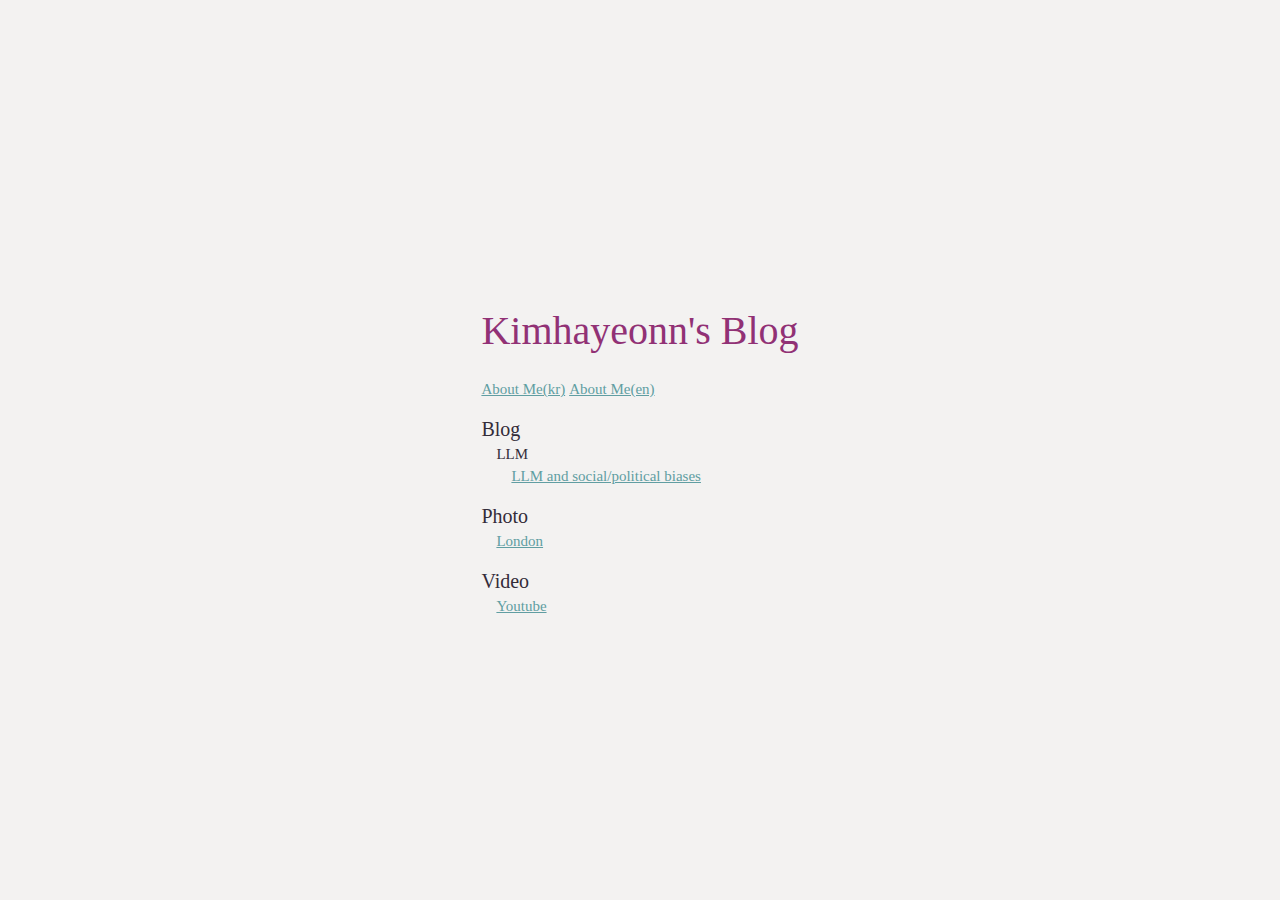
<file: index.html>
<!DOCTYPE html>
<html lang="en">
<head>
    <meta charset="UTF-8">
    <meta name="viewport" content="width=device-width, initial-scale=1.0">
    <link rel="stylesheet" href="style-index.css">
</head>
<body>
    <div class="main_container">
        <h1>Kimhayeonn's Blog</h1>
        <h7><a href="https://ordinary-tenor-7bd.notion.site/33cae6518741475fad34d686afff41e4?pvs=4" target="_blank" class="custom-link">About Me(kr)</a></h7>
        <h7><a href="resume/spring_2024.pdf" target="_blank" class="custom-link">About Me(en)</a></h7>  
        <h3>Blog</h3>
        <ul class="menu">
            <h5>LLM</h5>
            <li><h6><a href="blog/LLM_1.html" target="_blank" class="custom-link">LLM and social/political biases</a></h6></li>
            <!-- <li><a href="blog/LLM_1.html" target="_blank">LLM and social/political biases</a></li>
            <li><a href="blog/LLM_1.html" target="_blank">LLM and social/political biases</a></li> -->
        </ul>
        <h3>Photo</h3>
        <ul class="menu">
            <li><h5><a href="photo/london.html" target="_blank" class="custom-link">London</a></h5></li>
            <!-- <li><a href="blog/other_2.html" target="_blank">Other post 2</a></li>
            <li><a href="blog/other_3.html" target="_blank">Other post 3</a></li> -->
        </ul>
        <h3>Video</h3>
        <ul class="menu">
            <li><h5><a href="https://www.youtube.com/@hayeonkim4999/videos" target="_blank" class="custom-link">Youtube</a></h5></li>
        </ul>
    </div>
    <script>
        document.addEventListener("DOMContentLoaded", function() {
            var headings = document.querySelectorAll('.main_container h3');
    
            headings.forEach(function(heading) {
                heading.addEventListener('click', function() {
                    var list = this.nextElementSibling;
                    list.classList.toggle('collapsed');
                });
            });
        });
    </script> 
</body>
</html>
</file>
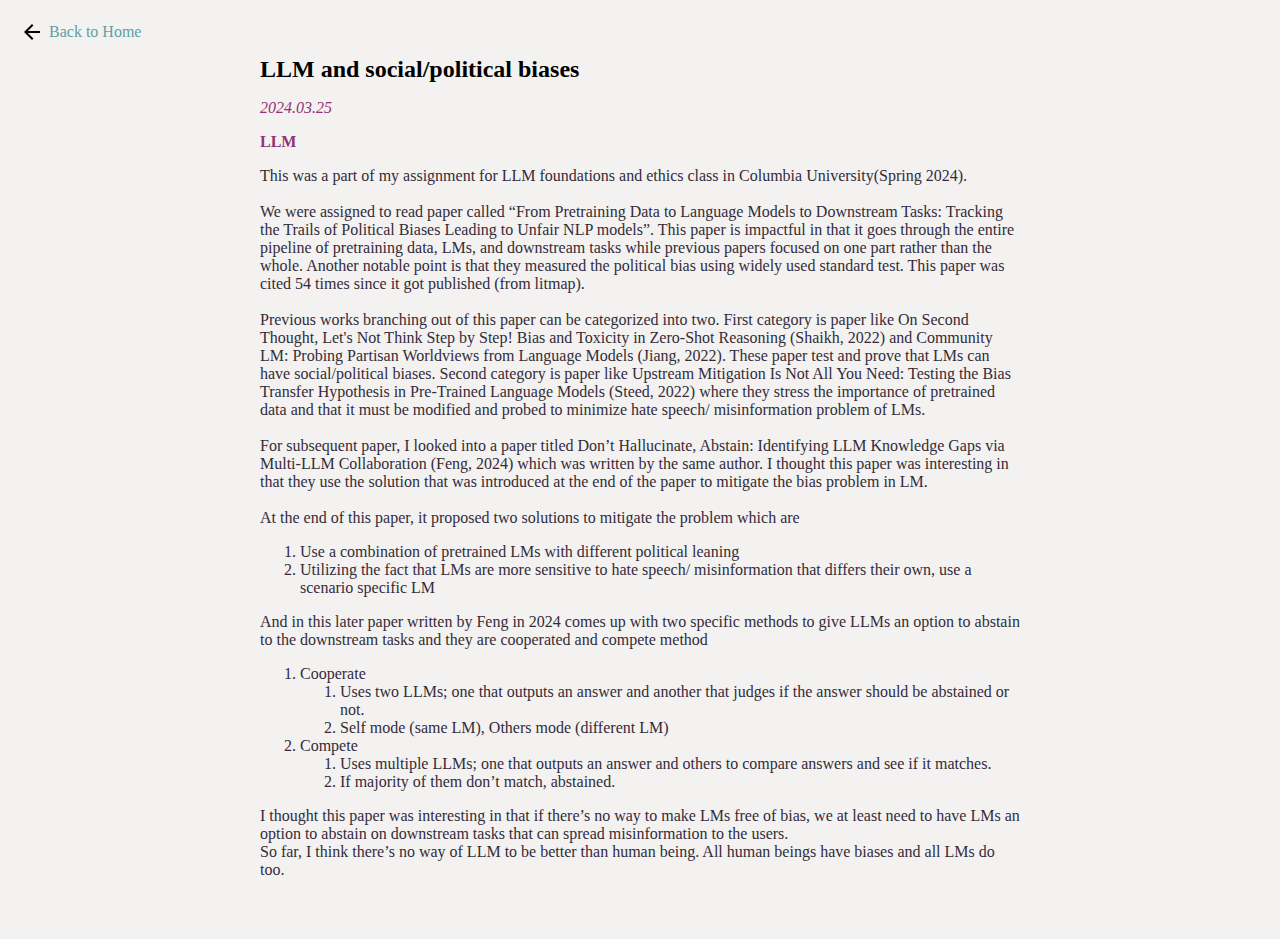
<file: blog/LLM_1.html>
<html lang="en">
<head>
    <meta charset="UTF-8">
    <meta name="viewport" content="width=device-width, initial-scale=1.0">
    <title>LLM Blog Post</title>
    <link rel="stylesheet" href="../style.css"> <!-- Link to external stylesheet -->
</head>
<body>
    <div class="container">
        <a class="back-button" href="../index.html">
            <svg class="back-icon" xmlns="http://www.w3.org/2000/svg" width="24" height="24" viewBox="0 0 24 24"><path d="M0 0h24v24H0z" fill="none"/><path d="M20 11H7.83l5.59-5.59L12 4l-8 8 8 8 1.41-1.41L7.83 13H20v-2z"/></svg>
            Back to Home
        </a>
    <div class="container">
        <h1 class="post-title">LLM and social/political biases</h1>
        <p class="post-date">2024.03.25</p>
        <p class="post-topic">LLM</p>
        <div class="post-content">
            <p>
				This was a part of my assignment for LLM foundations and ethics class in Columbia University(Spring 2024). <br><br>
	
				We were assigned to read paper called <em>“From Pretraining Data to Language Models to Downstream Tasks: Tracking the Trails of Political Biases Leading to Unfair NLP models”</em>. This paper is impactful in that it goes through the entire pipeline of pretraining data, LMs, and downstream tasks while previous papers focused on one part rather than the whole. Another notable point is that they measured the political bias using widely used standard test. 
				This paper was cited 54 times since it got published (from litmap). <br><br>
				Previous works branching out of this paper can be categorized into two. First category is paper like <em>On Second Thought, Let's Not Think Step by Step! Bias and Toxicity in Zero-Shot Reasoning (Shaikh, 2022)</em> and <em>Community LM: Probing Partisan Worldviews from Language Models (Jiang, 2022)</em>. These paper test and prove that LMs can have social/political biases. Second category is paper like <em>Upstream Mitigation Is Not All You Need: Testing the Bias Transfer Hypothesis in Pre-Trained Language Models (Steed, 2022)</em> where they stress the importance of pretrained data and that it must be modified and probed to minimize hate speech/ misinformation problem of LMs. 
				<br><br>For subsequent paper, I looked into a paper titled <em>Don’t Hallucinate, Abstain: Identifying LLM Knowledge Gaps via Multi-LLM Collaboration (Feng, 2024)</em> which was written by the same author. I thought this paper was interesting in that they use the solution that was introduced at the end of the paper to mitigate the bias problem in LM. <br>
				<br>At the end of this paper, it proposed two solutions to mitigate the problem which are <br>
				<ol>
					<li> Use a combination of pretrained LMs with different political leaning </li>
					<li> Utilizing the fact that LMs are more sensitive to hate speech/ misinformation that differs their own, use a scenario specific LM </li>
				</ol>
				And in this later paper written by Feng in 2024 comes up with two specific methods to give LLMs an option to abstain to the downstream tasks and they are cooperated and compete method
				<ol>
					<li>Cooperate</li>
					<ol>
						<li> Uses two LLMs; one that outputs an answer and another that judges if the answer should be abstained or not. </li>
						<li> Self mode (same LM), Others mode (different LM) </li>
					</ol>
					<li>Compete</li>
					<ol>
						<li> Uses multiple LLMs; one that outputs an answer and others to compare answers and see if it matches. </li>
						<li> If majority of them don’t match, abstained.</li>
					</ol>
				</ol>
				I thought this paper was interesting in that if there’s no way to make LMs free of bias, we at least need to have LMs an option to abstain on downstream tasks that can spread misinformation to the users. <br>
			
				So far, I think there’s no way of LLM to be better than human being. All human beings have biases and all LMs do too.
			
			</p>
        </div>
        <!-- <img class="post-image" src="image-placeholder.jpg" alt="Image Placeholder"> -->
    </div>
</body>
</html>
</file>
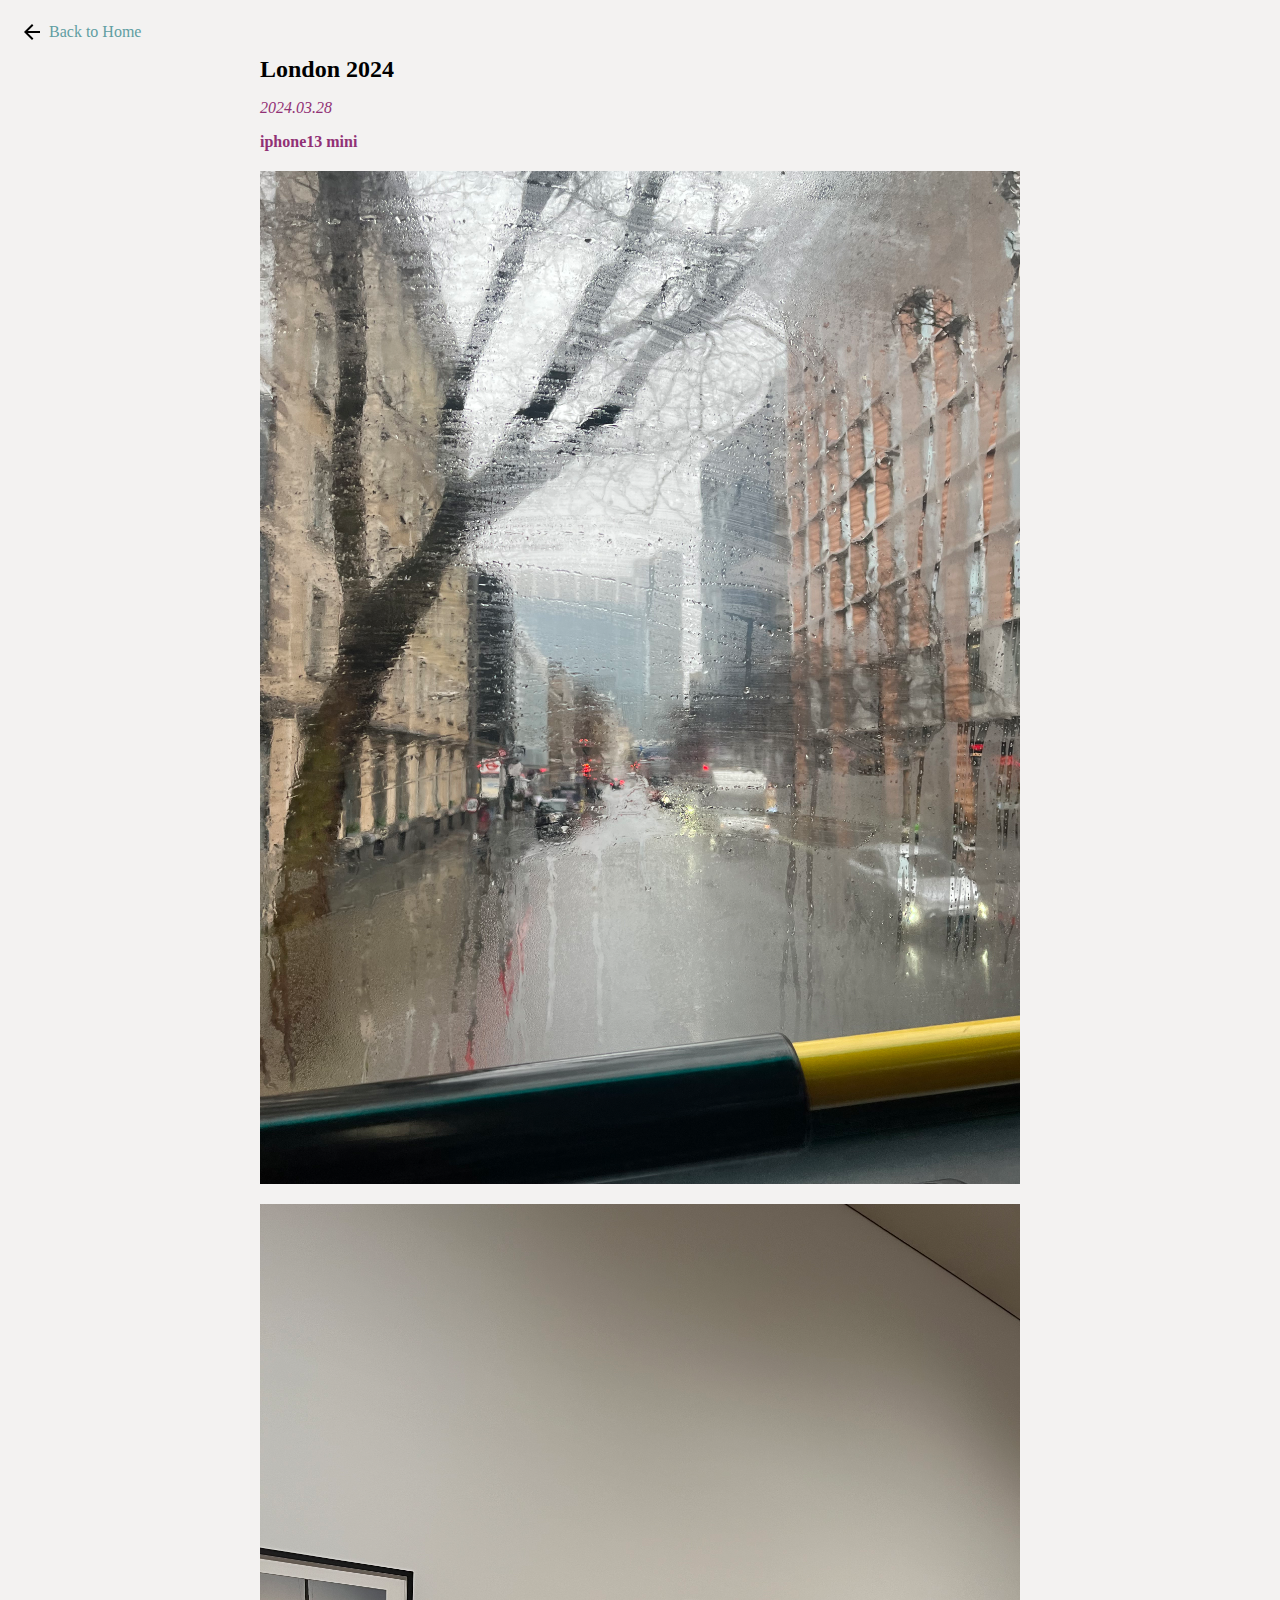
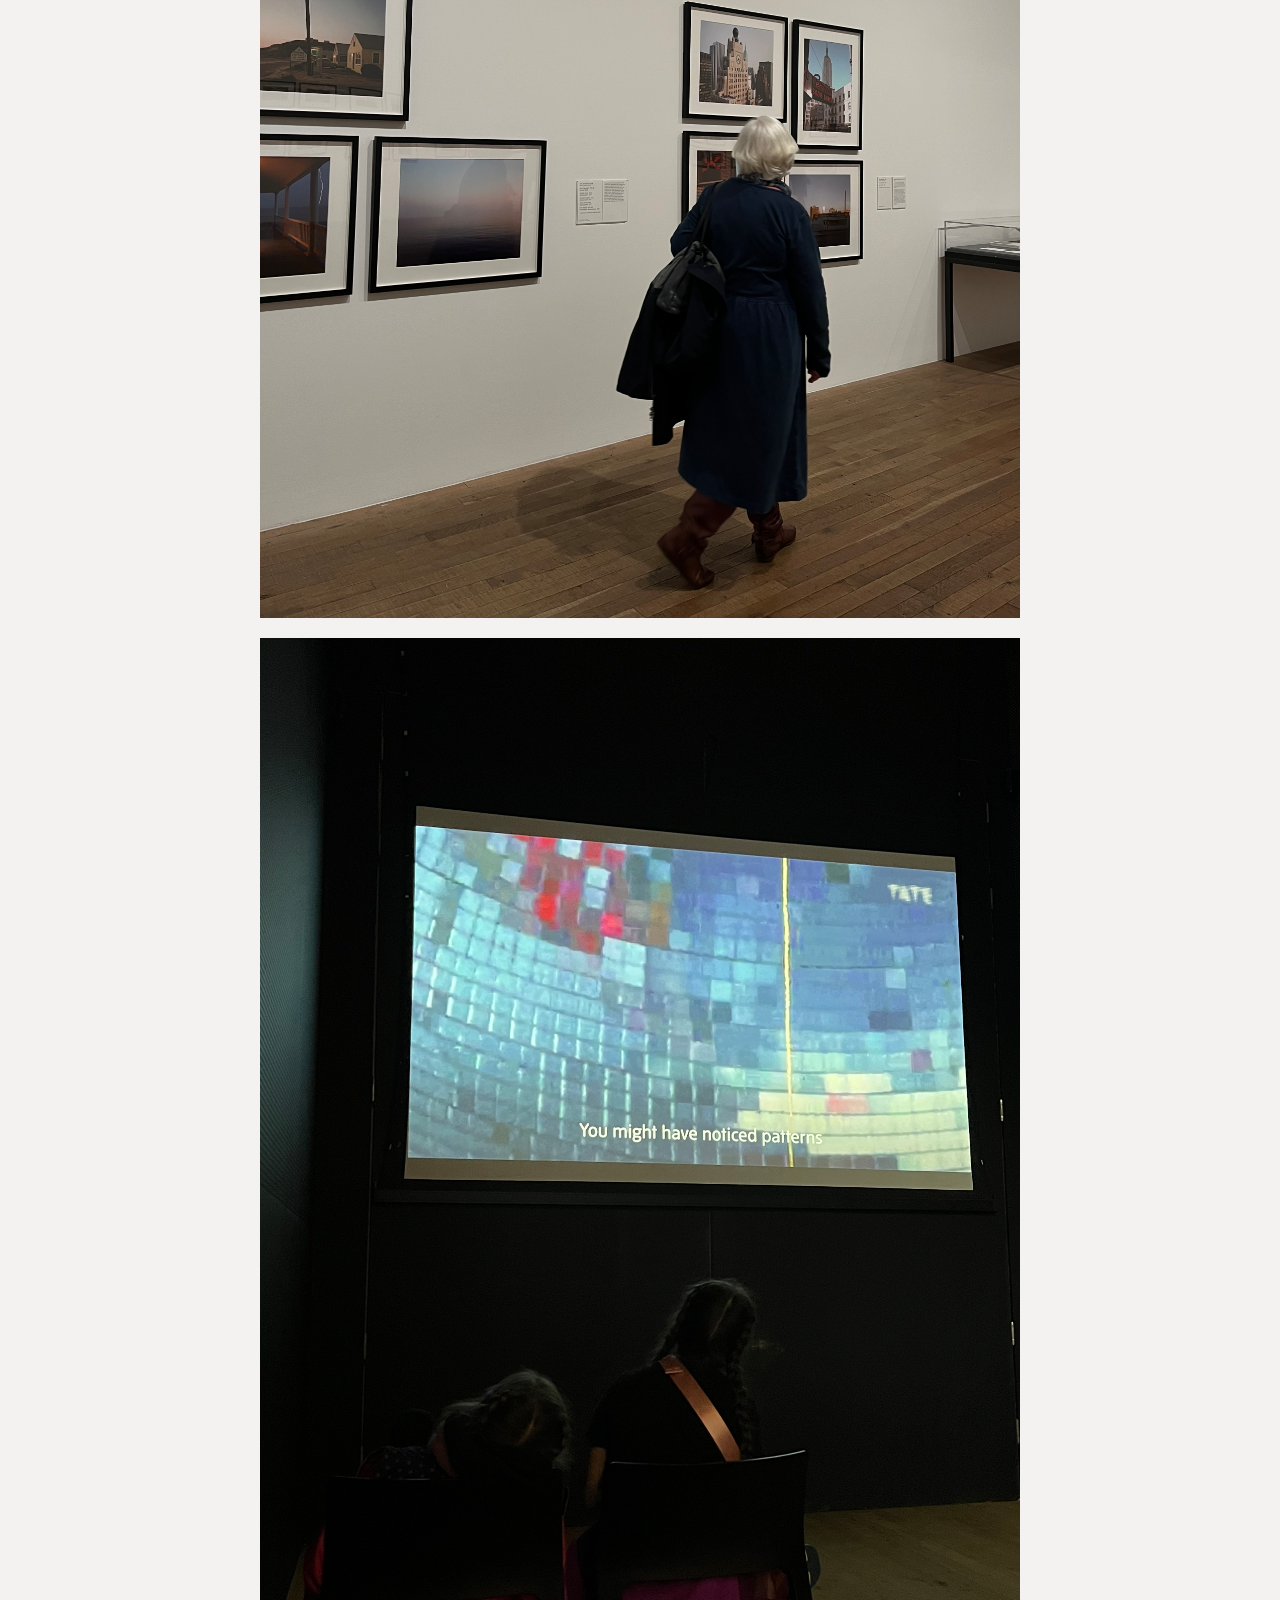
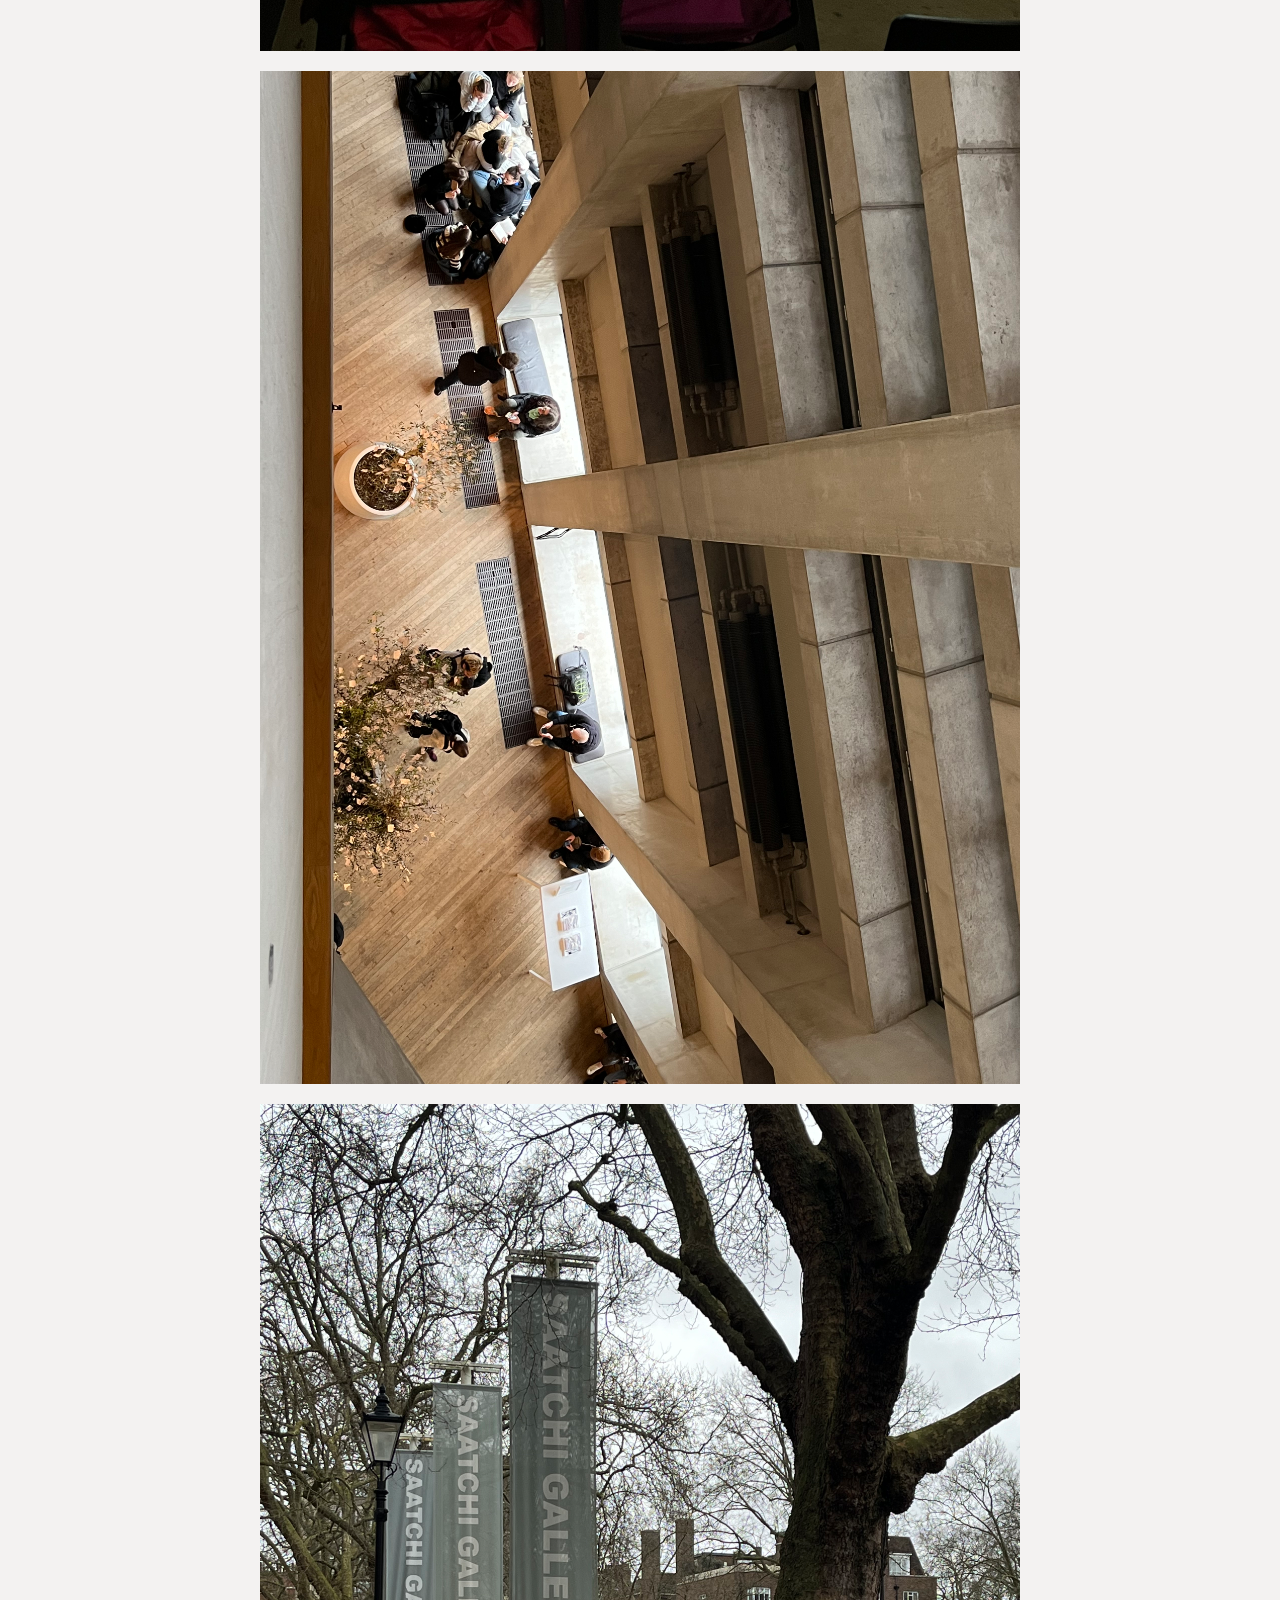
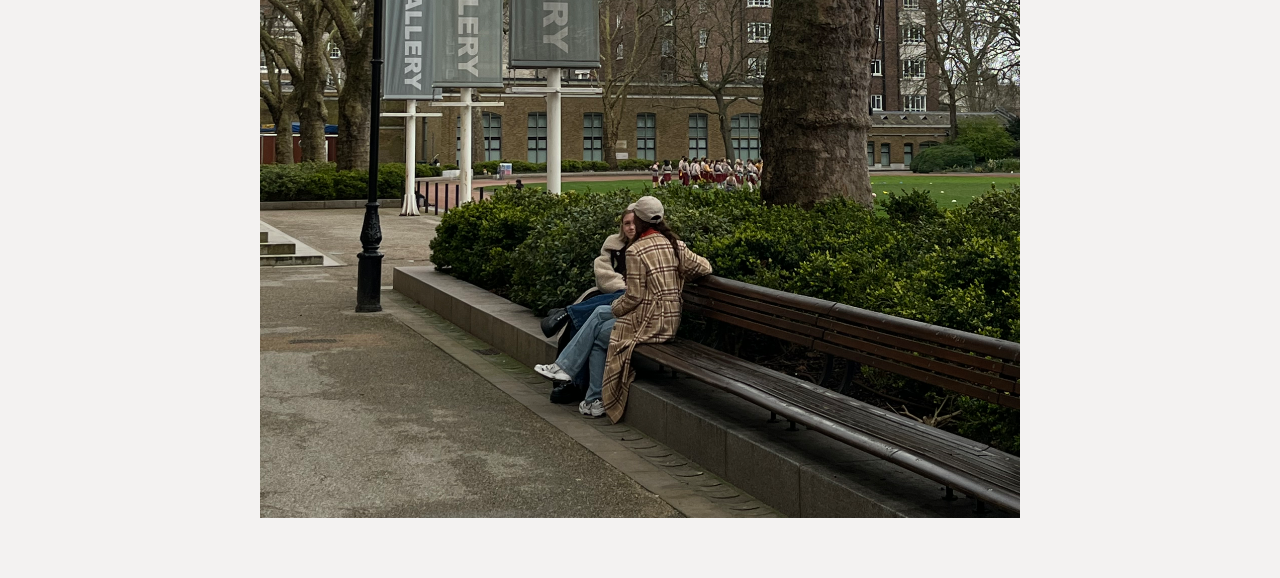
<file: photo/london.html>
<html lang="en">
<head>
    <meta charset="UTF-8">
    <meta name="viewport" content="width=device-width, initial-scale=1.0">
    <title>Photo post</title>
    <link rel="stylesheet" href="../style.css"> <!-- Link to external stylesheet -->
</head>
<body>
    <div class="container">
        <a class="back-button" href="../index.html">
            <svg class="back-icon" xmlns="http://www.w3.org/2000/svg" width="24" height="24" viewBox="0 0 24 24"><path d="M0 0h24v24H0z" fill="none"/><path d="M20 11H7.83l5.59-5.59L12 4l-8 8 8 8 1.41-1.41L7.83 13H20v-2z"/></svg>
            Back to Home
        </a>
    <div class="container">
        <h1 class="post-title">London 2024</h1>
        <p class="post-date">2024.03.28</p>
        <p class="post-topic">iphone13 mini</p>
        <div class="post-content">
            <!-- <p>
			
			</p> -->
        </div>
        <img class="post-image" src="london/1.jpeg" alt="Image Placeholder">
		<img class="post-image" src="london/2.jpeg" alt="Image Placeholder">
		<img class="post-image" src="london/3.jpeg" alt="Image Placeholder">
		<img class="post-image" src="london/4.jpeg" alt="Image Placeholder">
		<img class="post-image" src="london/5.jpeg" alt="Image Placeholder">
    </div>
</body>
</html>
</file>
<file: style-index.css>
* {
	font-family: "Bitter", serif;
	font-optical-sizing: auto;
	font-weight: 500;
	font-style: normal;
  }

body {
    margin: 0;
    padding: 0;
    display: flex;
	background-color: #f0eeedc8;
    justify-content: center;
    align-items: center;
    height: 100vh;
    overflow: hidden; /* Prevent scrolling on body */
}

.container {
    text-align: center; /* Center text content horizontally */
    max-width: 800px; /* Adjust this value according to your design */
}

.menu {
    display: block;
    list-style: none;
    padding: 0;
    margin: 0;
}

.main_container h1 {
	color: #913175;
	font-size: 40px;
}

.collapsed {
    display: none;
}

.main_container h3 {
    cursor: pointer;
    color: #332C39;
	font-size: 20px;
	margin-bottom: 0px;
}

.main_container h5 {
    cursor: pointer;
    color: #332C39;
	font-size: 15px;
	margin-bottom: 5px;
	margin-left: 15px;
	margin-top: 5px;
}

.main_container h6 {
    cursor: pointer;
    color: #609EA2;
	font-size: 15px;
	margin-left: 30px;
	margin-top: 0px;
	margin-bottom: 5px;
}

.main_container h7 {
    cursor: pointer;
    color: #609EA2;
	font-size: 15px;
	margin-left: 0px;
	margin-top: 0px;
	margin-bottom: 5px;
}

.custom-link {
    color: #609EA2; /* Change 'red' to the color you prefer */
}
</file>
<file: style.css>
* {
	font-family: "Bitter", serif;
	font-optical-sizing: auto;
	font-weight: 500;
	font-style: normal;
}

body {
    font-family: Georgia, 'Times New Roman', Times, serif;
    margin: 0;
    padding: 0;
    background-color: #f0eeedc8;
}

.back-button {
    position: absolute;
    top: 20px;
    left: 20px;
    display: flex;
    align-items: center;
    text-decoration: none;
    color: #609EA2;
    cursor: pointer;
}

.back-icon {
    width: 24px;
    height: 24px;
    margin-right: 5px;
}

.container {
    max-width: 800px;
    margin: 0 auto;
    padding: 20px;
}

.post-title {
	font-size: 24px;
	font-weight: bold;
	margin-bottom: 10px;
}
.post-date {
	font-style: italic;
	color: #913175;
	margin-bottom: 10px;
}
.post-topic {
	font-weight: bold;
	color: #913175;
	margin-bottom: 10px;
}
.post-content {
	margin-bottom: 20px;
    color: #332C39;
}
.post-image {
	max-width: 100%;
	height: auto;
	margin-bottom: 20px;
}
</file>
